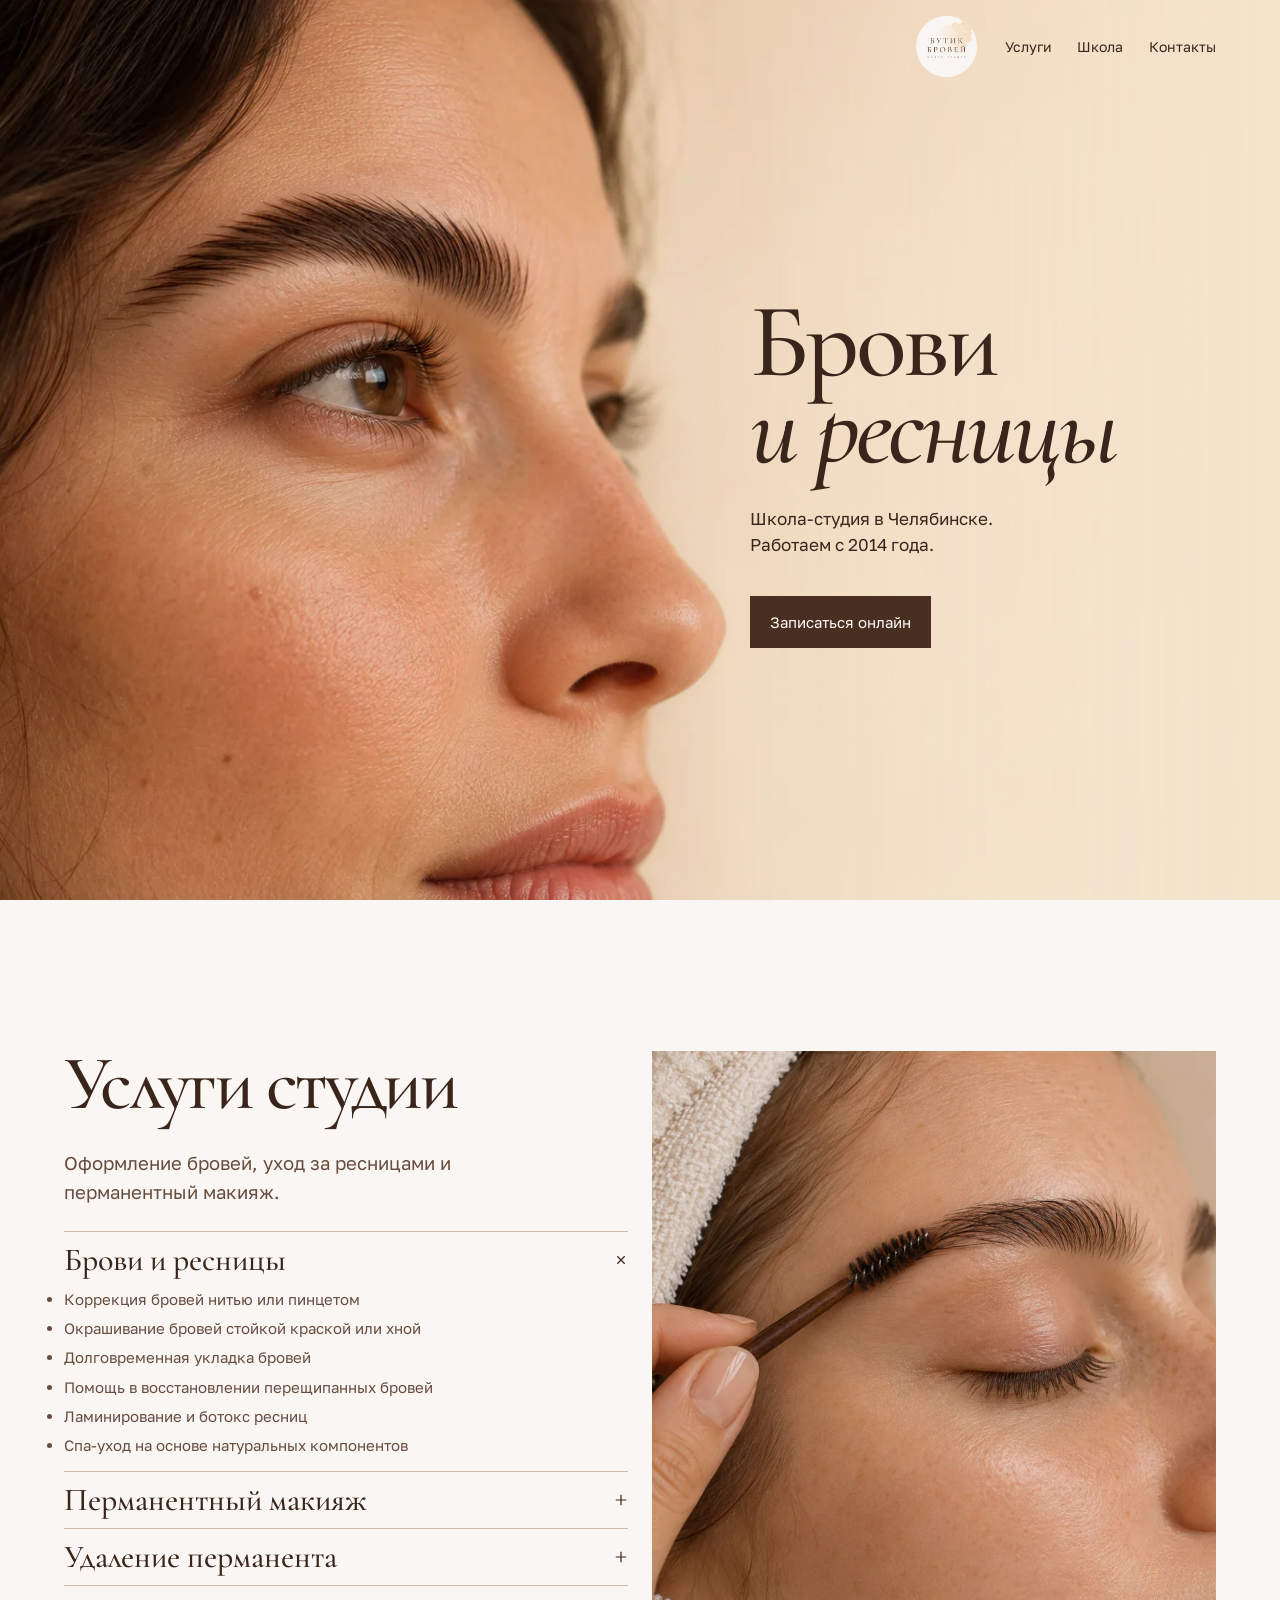
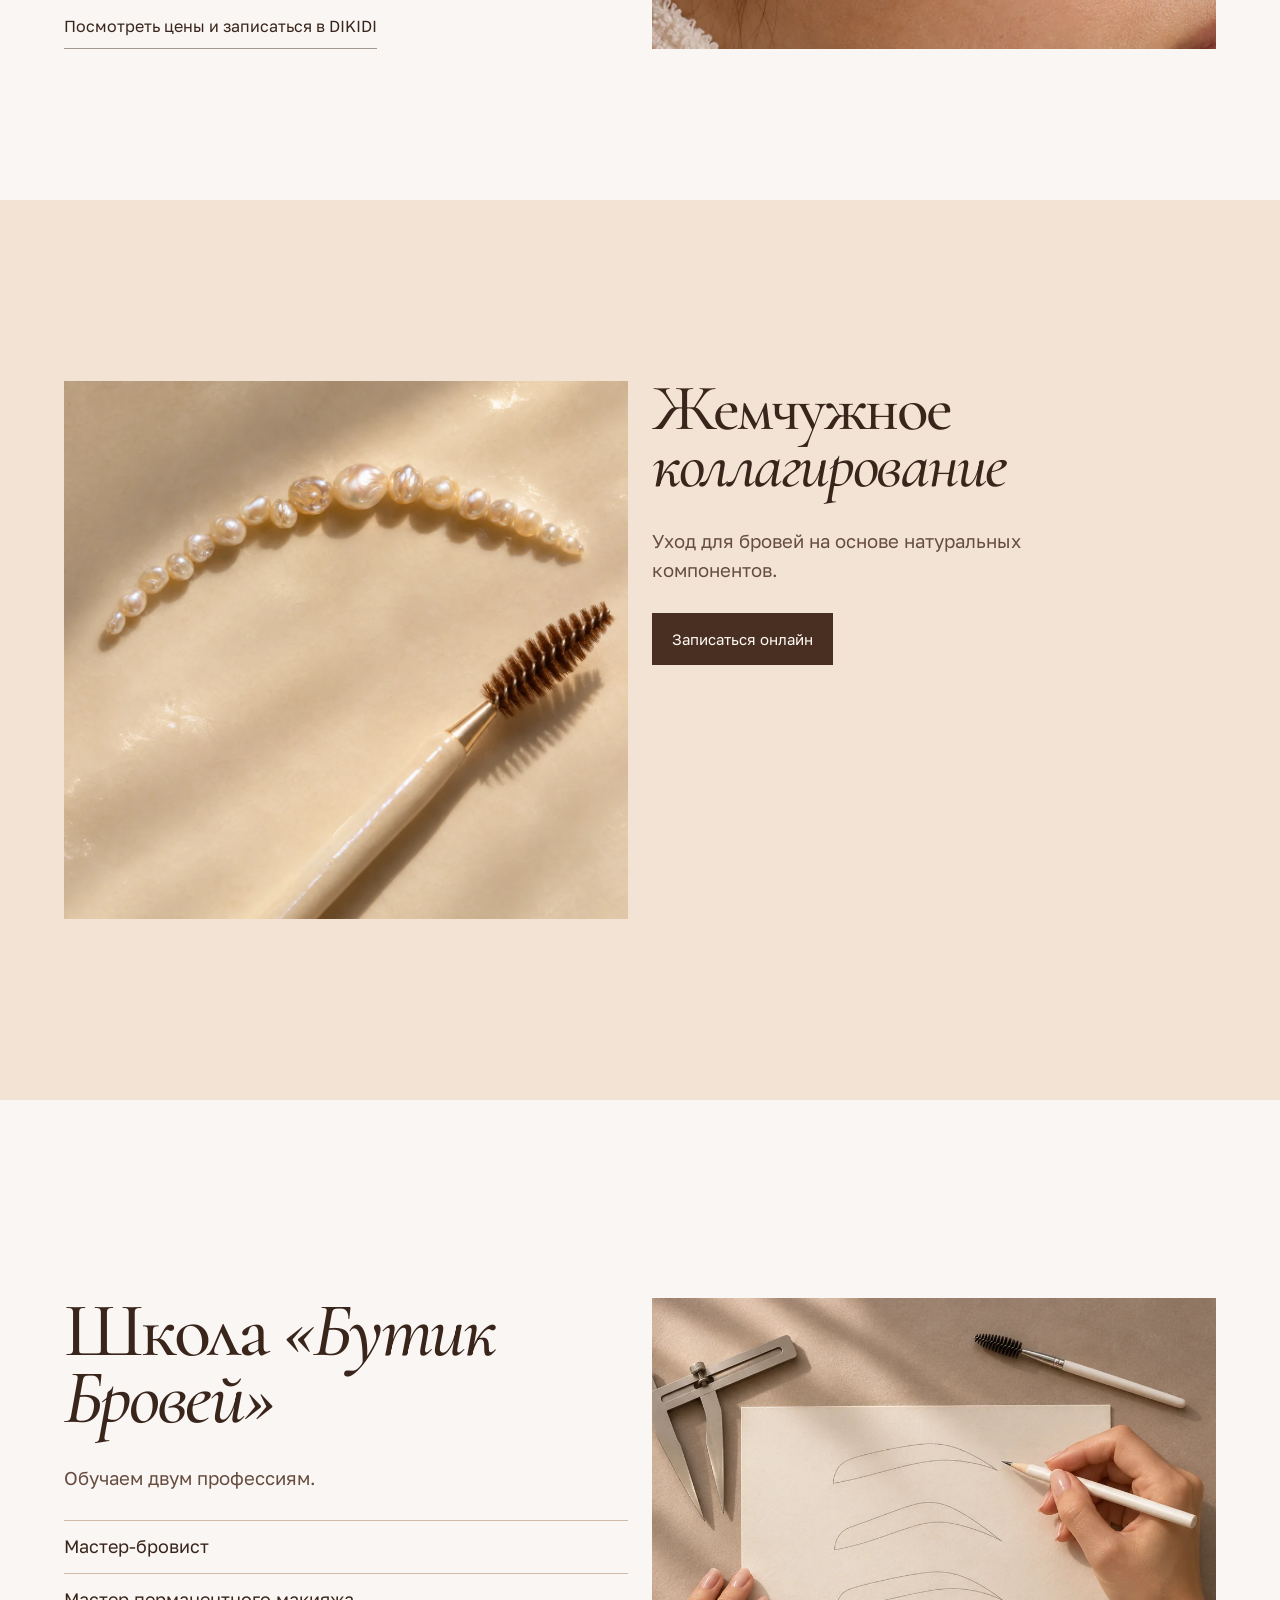
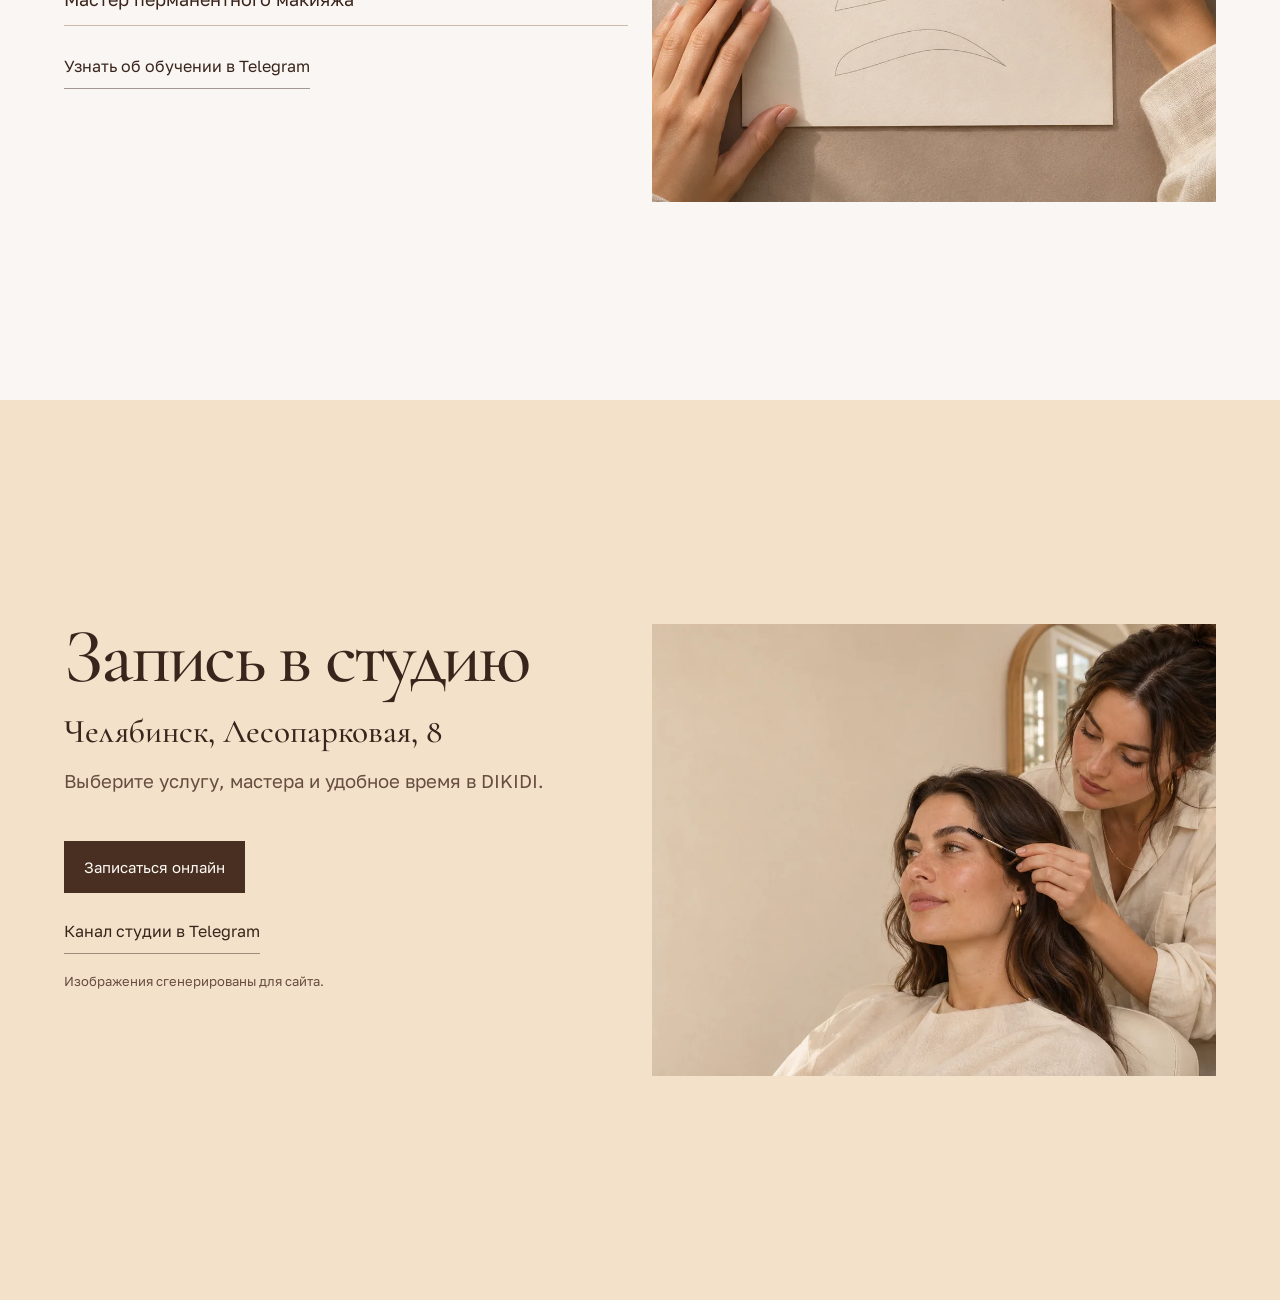
<file: index.html>
<!doctype html>
<html lang="ru" data-type="place" data-motion data-radius="sharp" data-buttons="solid">
<head>
<meta charset="utf-8">
<meta name="viewport" content="width=device-width, initial-scale=1">
<title>Бутик Бровей &#8211; Школа-студия в Челябинске</title>
<meta name="description" content="Школа-студия в Челябинске. Оформление бровей, уход за ресницами, перманентный макияж и обучение. Онлайн-запись в DIKIDI.">
<meta name="page-type" content="place">
<meta name="page-kind" content="place">
<meta name="site-kind" content="other">
<meta name="theme-color" content="#f3e1ca">
<meta property="og:type" content="website">
<meta property="og:title" content="Бутик Бровей">
<meta property="og:description" content="Школа-студия бровей и ресниц в Челябинске. Онлайн-запись в DIKIDI.">
<meta property="og:image" content="https://fedinartemii.github.io/BrowBoutique/assets/images/profile.webp">
<link rel="canonical" href="https://fedinartemii.github.io/BrowBoutique/">
<link rel="icon" href="./assets/images/logo.png">
<link rel="stylesheet" href="./assets/site.css?ver=1.0.1">
<link rel="stylesheet" href="./assets/motion/motion.css">
<script>document.documentElement.classList.add('m-enter');setTimeout(()=>document.documentElement.classList.add('m-enter-done'),700)</script>
<script type="module" src="./assets/site.js"></script>
</head>
<body class="home">
<header class="nav site-header">
    <a class="skip-link" href="#main">Перейти к содержанию</a>
    <div class="wrap site-header-inner">
                    <a class="studio-logo" href="./">
                <img src="./assets/images/logo.png" width="120" height="120" alt="Бутик Бровей">
            </a>
                <button class="menu-toggle" type="button" hidden aria-controls="studio-menu" aria-expanded="false">Меню<span aria-hidden="true"></span></button>
        <nav id="studio-menu" aria-label="Главное меню">
            <ul class="menu"><li><a href="#services">Услуги</a></li><li><a href="#school">Школа</a></li><li><a href="#contacts">Контакты</a></li></ul>        </nav>
    </div>
</header>
<main id="main" tabindex="-1">

<section data-enter="" id="home" class="wp-block-group hero is-layout-flow wp-block-group-is-layout-flow">

<figure class="wp-block-image size-full hero-photo"><img decoding="async" data-enter-media="" fetchpriority="high" loading="eager" src="./assets/images/profile.webp" alt="Бровь и ресницы крупным планом на портрете в профиль" /></figure>



<div class="wp-block-group wrap hero-wrap is-layout-flow wp-block-group-is-layout-flow">

<div class="wp-block-group hero-copy is-layout-flow wp-block-group-is-layout-flow">

<h1 data-enter-whole="" class="wp-block-heading">Брови<br><em>и ресницы</em></h1>



<p class="wp-block-paragraph">Школа-студия в Челябинске.<br>Работаем с 2014 года.</p>



<div class="wp-block-buttons is-layout-flex wp-block-buttons-is-layout-flex">

<div class="wp-block-button"><a class="wp-block-button__link wp-element-button" href="https://dikidi.app/26966?p=0.pi">Записаться онлайн</a></div>

</div>

</div>

</div>

</section>



<section id="services" class="wp-block-group panel services is-layout-flow wp-block-group-is-layout-flow">

<div class="wp-block-group wrap panel-grid is-layout-flow wp-block-group-is-layout-flow">

<div class="wp-block-group panel-copy is-layout-flow wp-block-group-is-layout-flow">

<h2 class="wp-block-heading">Услуги студии</h2>



<p class="panel-lead wp-block-paragraph">Оформление бровей, уход за ресницами и перманентный макияж.</p>



<details class="wp-block-details is-layout-flow wp-block-details-is-layout-flow" open><summary>Брови и ресницы</summary>

<ul class="wp-block-list">
<li>Коррекция бровей нитью или пинцетом</li>

<li>Окрашивание бровей стойкой краской или хной</li>

<li>Долговременная укладка бровей</li>

<li>Помощь в восстановлении перещипанных бровей</li>

<li>Ламинирование и ботокс ресниц</li>

<li>Спа-уход на основе натуральных компонентов</li>
</ul>

</details>



<details class="wp-block-details is-layout-flow wp-block-details-is-layout-flow"><summary>Перманентный макияж</summary>

<ul class="wp-block-list">
<li>Напыление бровей</li>

<li>Напыление губ</li>

<li>Межресничный контур</li>
</ul>

</details>



<details class="wp-block-details is-layout-flow wp-block-details-is-layout-flow"><summary>Удаление перманента</summary>

<ul class="wp-block-list">
<li>Удаление неудачного перманентного макияжа</li>
</ul>

</details>



<p class="inline-action wp-block-paragraph"><a href="https://dikidi.app/26966?p=0.pi">Посмотреть цены и записаться в DIKIDI</a></p>

</div>



<figure data-moment-opts="{&quot;look&quot;:&quot;film&quot;,&quot;duration&quot;:1250}" data-moment="picture-develops" class="wp-block-image size-full panel-photo develop-photo"><img decoding="async" src="./assets/images/services.webp" alt="Иллюстрация оформления брови щёточкой" /></figure>

</div>

</section>



<section id="pearl" class="wp-block-group panel pearl is-layout-flow wp-block-group-is-layout-flow">

<div class="wp-block-group wrap panel-grid is-layout-flow wp-block-group-is-layout-flow">

<div class="wp-block-group panel-copy is-layout-flow wp-block-group-is-layout-flow">

<h2 class="wp-block-heading">Жемчужное<br><em>коллагирование</em></h2>



<p class="panel-lead wp-block-paragraph">Уход для бровей на основе натуральных компонентов.</p>



<div class="wp-block-buttons is-layout-flex wp-block-buttons-is-layout-flex">

<div class="wp-block-button"><a class="wp-block-button__link wp-element-button" href="https://dikidi.app/26966?p=0.pi">Записаться онлайн</a></div>

</div>

</div>



<figure class="wp-block-image size-full panel-photo"><img decoding="async" src="./assets/images/pearl.webp" alt="Жемчужины выложены дугой рядом со щёточкой для бровей" /></figure>

</div>

</section>



<section id="school" class="wp-block-group panel school is-layout-flow wp-block-group-is-layout-flow">

<div class="wp-block-group wrap panel-grid is-layout-flow wp-block-group-is-layout-flow">

<div class="wp-block-group panel-copy is-layout-flow wp-block-group-is-layout-flow">

<h2 class="wp-block-heading">Школа <em>«Бутик Бровей»</em></h2>



<p class="panel-lead wp-block-paragraph">Обучаем двум профессиям.</p>



<ul class="wp-block-list">
<li>Мастер-бровист</li>

<li>Мастер перманентного макияжа</li>
</ul>



<p class="inline-action wp-block-paragraph"><a href="https://t.me/browtique_2">Узнать об обучении в Telegram</a></p>

</div>



<figure class="wp-block-image size-full panel-photo"><img decoding="async" src="./assets/images/school.webp" alt="Эскизы форм бровей и инструменты для разметки на учебном столе" /></figure>

</div>

</section>



<section id="contacts" class="wp-block-group panel contact-panel contacts is-layout-flow wp-block-group-is-layout-flow">

<div class="wp-block-group wrap panel-grid is-layout-flow wp-block-group-is-layout-flow">

<div class="wp-block-group panel-copy contact-wrap is-layout-flow wp-block-group-is-layout-flow">

<h2 class="wp-block-heading">Запись в студию</h2>



<p class="contact-address wp-block-paragraph">Челябинск, Лесопарковая, 8</p>



<p class="panel-lead wp-block-paragraph">Выберите услугу, мастера и удобное время в DIKIDI.</p>



<div class="wp-block-buttons is-layout-flex wp-block-buttons-is-layout-flex">

<div class="wp-block-button"><a class="wp-block-button__link wp-element-button" href="https://dikidi.app/26966?p=0.pi">Записаться онлайн</a></div>

</div>



<p class="inline-action wp-block-paragraph"><a href="https://t.me/browtique_2">Канал студии в Telegram</a></p>



<p class="image-credit wp-block-paragraph">Изображения сгенерированы для сайта.</p>

</div>



<figure class="wp-block-image size-full panel-photo"><img decoding="async" src="./assets/images/visit.webp" alt="Иллюстрация: мастер укладывает бровь клиентки щёточкой" /></figure>

</div>

</section>

</main>
</body>
</html>
</file>
<file: assets/site.css>
@import url("fonts.css");

:root {
  --paper:#faf6f3;
  --pearl:#f3e1ca;
  --ink:#39251b;
  --muted:#674d40;
  --rule:#cebaa9;
  --accent:#744631;
  --gutter:clamp(20px,5vw,78px);
  --display:"Cormorant Garamond",Georgia,serif;
  --sans:"Golos Text",Arial,sans-serif;
  --ease:cubic-bezier(.22,1,.36,1);
}
*,*::before,*::after { box-sizing:border-box; }
html { scroll-padding-top:1.25rem; }
body { margin:0; background:var(--paper); color:var(--ink); font:16px/1.55 var(--sans); }
body.admin-bar .site-header { top:32px; }
::selection { background:#e1c3a6; color:var(--ink); }
:focus-visible { outline:2px solid var(--accent); outline-offset:4px; }
a { color:inherit; text-underline-offset:4px; }
h1,h2,p,figure,.wp-block-image { margin:0; }
h1,h2 { font:500 clamp(46px,6vw,96px)/.87 var(--display); letter-spacing:-.035em; }
h1 em,h2 em { font-weight:500; }
img { max-width:100%; }
[hidden] { display:none !important; }
.wrap { width:min(100% - 2 * var(--gutter), 1280px); margin-inline:auto; }
.skip-link { position:fixed; z-index:20; top:12px; left:max(var(--gutter),calc((100% - 1280px) / 2)); padding:12px 16px; background:var(--paper); transform:translateY(calc(-100% - 18px)); }
.skip-link:focus { transform:none; }
.site-header { position:absolute; z-index:3; inset:0 0 auto; color:var(--ink); }
body:not(.home) .site-header { position:relative; background:var(--pearl); }
.site-header-inner { display:flex; justify-content:flex-end; align-items:center; gap:clamp(16px,2.2vw,34px); width:min(100% - 2 * var(--gutter),1280px); margin:auto; padding-block:16px; }
.studio-logo,.custom-logo-link { display:block; flex:none; border-radius:50%; }
.studio-logo img,.custom-logo-link img { display:block; border-radius:inherit; width:clamp(48px,4.75vw,68px); height:auto; }
.menu { list-style:none; display:flex; flex-wrap:wrap; align-items:center; gap:clamp(12px,2vw,32px); margin:0; padding:0; }
.menu a { display:flex; align-items:center; min-height:44px; text-decoration:none; font-size:14px; }
.menu a:hover,.menu a:focus-visible { text-decoration:underline; }
.menu-toggle { display:none; }
.hero { position:relative; isolation:isolate; display:grid; align-items:center; min-height:max(640px,100svh); overflow:hidden; background:#f5e3cc; }
.hero .hero-photo { position:absolute; z-index:0; inset:0; margin:0; width:100%; height:100%; mask-image:linear-gradient(90deg,#000 55%,transparent 99%); }
.hero .hero-photo img { display:block; width:100%; height:100%; object-fit:cover; object-position:41% center; }
.hero-wrap { position:relative; z-index:1; padding-block:110px 64px; display:grid; grid-template-columns:calc((100% + 24px) * 7 / 12) minmax(0,1fr); }
.hero-copy { grid-column:2; display:grid; justify-items:start; gap:clamp(22px,2.6vw,36px); }
.hero-copy h1 { font-size:clamp(59px,8.2vw,118px); line-height:.83; }
.hero-copy h1 em { white-space:nowrap; }
.hero-copy p { font-size:clamp(16px,1.34vw,20px); }
.wp-block-buttons { margin-top:4px; }
.wp-block-button__link {
  min-height:52px; display:inline-flex; align-items:center;
  background:#492f22; color:#fffaf5; border:0; border-radius:0;
  font:500 15px/1.2 var(--sans); padding:12px 20px; text-decoration:none;
  transition:background 150ms, transform 150ms var(--ease);
}
.wp-block-button__link:hover,.wp-block-button__link:focus-visible { background:#674331; }
@media(hover:hover) { .wp-block-button__link:hover { transform:translateY(-2px); } }
.wp-block-button__link:active { transform:translateY(1px); }
.panel { display:grid; align-items:center; min-height:100svh; padding-block:clamp(68px,8vw,126px); }
.panel-grid { display:grid; align-items:start; grid-template-columns:minmax(0,1fr) minmax(0,1fr); gap:24px; }
.panel-copy { min-width:0; }
.panel-copy h2 { margin-bottom:clamp(20px,2.5vw,38px); }
.panel-lead { max-width:38ch; font-size:clamp(17px,1.45vw,21px); color:var(--muted); }
.panel-copy .wp-block-buttons { margin-top:28px; }
.panel .panel-photo { overflow:hidden; align-self:stretch; margin:0; width:100%; min-height:430px; background:var(--pearl); }
.panel .panel-photo img { display:block; width:100%; height:100%; object-fit:cover; }
.services .panel-copy > .panel-lead { margin-bottom:24px; }
.services details { border-top:1px solid var(--rule); margin:0; }
.services details:last-of-type { border-bottom:1px solid var(--rule); }
.services summary { list-style:none; display:flex; gap:16px; align-items:center; justify-content:space-between; min-height:56px; padding-block:8px; cursor:pointer; font:500 clamp(23px,2.5vw,34px)/1 var(--display); }
.services summary::-webkit-details-marker { display:none; }
.services summary::after { content:""; flex:none; width:14px; height:14px; background:currentColor; mask:center / contain no-repeat url("plus.svg"); transition:transform 150ms var(--ease); }
.services details[open] summary::after { transform:rotate(45deg); }
.services summary:hover { color:var(--accent); }
.services details ul { display:grid; gap:6px; padding:0 0 14px; margin:0; list-style-position:outside; font-size:15px; color:var(--muted); }
.services details[open] ul { animation:detail-enter 180ms var(--ease) both; }
@keyframes detail-enter { from { opacity:.7; transform:translateY(-4px); } }
.inline-action { margin-top:19px; }
.inline-action a { display:inline-flex; align-items:center; min-height:44px; }
.inline-action a:hover { color:var(--accent); }
.pearl { background:#f2e3d5; }
.pearl .panel-grid { grid-template-columns:minmax(0,1fr) minmax(0,1fr); }
.pearl .panel-copy { grid-column:2; grid-row:1; }
.pearl .panel-photo { grid-column:1; grid-row:1; aspect-ratio:1.05; }
.pearl h2 { font-size:clamp(40px,5.1vw,76px); }
.school .panel-photo { aspect-ratio:1.12; }
.school .panel-copy > ul { padding:0; margin:27px 0 5px; list-style:none; border-top:1px solid var(--rule); }
.school .panel-copy > ul li { border-bottom:1px solid var(--rule); padding-block:12px; font-size:18px; }
.contact-panel { background:var(--pearl); }
.contact-wrap { display:grid; justify-items:start; gap:17px; }
.contact-wrap h2 { margin-bottom:6px; }
.contact-wrap .contact-address { font-size:clamp(23px,2.6vw,36px); font-family:var(--display); line-height:1.08; }
.contact-wrap .panel-lead { max-width:40ch; }
.contact-wrap .inline-action { margin-top:0; }
.contacts .panel-photo { aspect-ratio:1.25; }
.contacts .panel-photo img { object-position:100% 50%; }
.image-credit { font-size:13px; color:var(--muted); }
.site-footer { padding-block:19px; background:var(--pearl); border-top:1px solid var(--rule); }
.site-footer .wrap { display:flex; justify-content:space-between; gap:10px; align-items:center; }
.site-footer a { display:inline-flex; min-height:44px; align-items:center; }
.entry { padding-block:60px; }
@media (max-width:1060px) {
  .hero-copy h1 { font-size:clamp(54px,8.1vw,93px); }
  .hero-wrap { grid-template-columns:57% 43%; }
  .panel .panel-photo { min-height:360px; }
}
@media (max-width:760px) {
  body.admin-bar .site-header { top:0; }
  .site-header { background:#f5e3cc; }
  .site-header-inner { justify-content:space-between; gap:8px; padding-block:10px; }
  .studio-logo img,.custom-logo-link img { width:46px; }
  .menu { gap:10px; }
  .menu a { font-size:13px; }
  .menu-toggle:not([hidden]) {
    display:inline-flex; min-height:44px; align-items:center; gap:11px; padding:0 3px 0 12px;
    background:transparent; border:0; color:var(--ink); font:500 15px var(--sans); cursor:pointer;
  }
  .menu-toggle span { display:block; width:19px; height:10px; border-block:1px solid; transition:transform 150ms; }
  .menu-toggle[aria-expanded="true"] span { transform:rotate(90deg); }
  .menu-toggle:not([hidden]) + nav { position:absolute; inset:100% 0 auto; background:#f5e3cc; border-top:1px solid var(--rule); padding:8px var(--gutter) 16px; }
  .menu-toggle:not([hidden]) + nav .menu { display:grid; gap:0; }
  .menu-toggle:not([hidden]) + nav:not([hidden]) { animation:detail-enter 180ms var(--ease) both; }
  .hero { min-height:max(680px,100svh); align-items:end; }
  .hero .hero-photo { inset:66px 0 12%; width:100%; height:auto; mask-image:linear-gradient(#000 42%,#000b 63%,transparent 96%); }
  .hero .hero-photo img { object-position:19% 41%; }
  .hero-wrap { grid-template-columns:1fr; padding:0 0 max(42px,env(safe-area-inset-bottom)); }
  .hero-copy { grid-column:1; gap:16px; }
  .hero-copy h1 { font-size:clamp(53px,13vw,92px); }
  .hero-copy p { font-size:16px; }
  .panel { padding-block:62px; }
  .panel-grid,.pearl .panel-grid { grid-template-columns:1fr; gap:27px; }
  .panel .panel-photo,.pearl .panel-photo,.school .panel-photo { grid-column:auto; grid-row:auto; min-height:0; aspect-ratio:1.25; }
  .pearl .panel-copy { grid-column:auto; grid-row:auto; }
  .pearl h2 { font-size:clamp(39px,10.3vw,68px); }
  .contact-wrap { gap:14px; }
  .site-footer .wrap { font-size:13px; }
}
@media (prefers-reduced-motion:reduce) {
  *,*::before,*::after { animation:none !important; transition:none !important; }
  .wp-block-button__link:hover,.wp-block-button__link:active { transform:none; }
}
</file>
<file: assets/motion/motion.css>
/*
  taste-skill motion.css - the micro-interactions a company site has (figma.com, x.ai): one small
  opt-in layer over system.css and ui/cards.css. Link it after them (data-motion on <html> is optional);
  load motion.js once (it adds the tab indicator, the number tick and the card loops).
  The layer is ON as soon as this file is linked: no attribute is needed (a hover shot of a linked card or photo
  shows the 2px lift and the 1.03 zoom). <html data-motion="off"> switches the whole layer off; data-motion="live"
  is the number tick in a headless shot (motion.js).
  references/motion.md says what moves and how fast. Everything here answers the pointer, the
  keyboard or a number coming into view once, plus the hero's one entrance on load (the end of this
  file); nothing moves because the page scrolled (that is a dealt moment's job, assets/moments).

  Hover moves sit under (hover: hover) and (pointer: fine): a phone never keeps a stuck hover.
  Hover out runs 120ms against 150ms in (motion.md, tokens).
  Under prefers-reduced-motion colours still change and a press still shows; nothing moves or scales.
*/

:root {
  --m-in: 150ms;                              /* hover in: buttons, links, nav, tabs */
  --m-out: 120ms;                             /* hover out */
  --m-press: 90ms;                            /* a press */
  --m-panel: 200ms;                           /* a menu or sheet opening */
  --m-close: 120ms;                           /* a menu closing */
  --m-slide: 240ms;                           /* an indicator travelling between two tabs or links */
  --m-image: 600ms;                           /* a photograph scaling inside its mask */
  --m-image-out: 400ms;                       /* ...and settling back */
  --m-ease: var(--ease, cubic-bezier(.2, .8, .2, 1)); /* the one UI ease-out (system.css --ease): fast start, soft landing */
  --m-ease-io: cubic-bezier(.65, 0, .35, 1);  /* the indicator: leaves and lands softly */
  --m-ease-enter: cubic-bezier(.22, 1, .36, 1); /* an entrance settling: long soft tail, never past its mark */
  --m-cycle: 3.2s;                            /* one cycle of a card's loop (2.5-4 s) */
  --m-lift: -2px;
}

/* ---------------------------------------------------------------- buttons */
html:not([data-motion="off"]) .btn {
  position: relative;
  transition: background-color var(--m-out) var(--m-ease), color var(--m-out) var(--m-ease),
              border-color var(--m-out) var(--m-ease), box-shadow var(--m-out) var(--m-ease),
              transform var(--m-press) var(--m-ease);
}
/* the tone moves toward the ground: a black button greys a little on white, a white one on black */
html:not([data-motion="off"]) .btn--primary:hover { background: color-mix(in oklab, var(--action) 84%, var(--bg)); }
html:not([data-motion="off"]) .btn--secondary:hover {
  background: color-mix(in oklab, var(--bg) 92%, var(--ink));
  border-color: color-mix(in oklab, var(--ink) 32%, transparent);
}
html:not([data-motion="off"]) .btn:hover { transition-duration: var(--m-in), var(--m-in), var(--m-in), var(--m-in), var(--m-press); }
html:not([data-motion="off"]) .btn:active { transform: translateY(1px) scale(.985); }
/* the step: a button rises 1px on hover (2px on the large size) and presses 1px down with a 1.5% shrink on
   click; pointer only. The text-link secondary (arrow and block looks) keeps its underline and does not step.
   Reduced motion keeps the colour change only (see the end of this file). */
@media (hover: hover) and (pointer: fine) {
  html:not([data-motion="off"]) .btn:hover { transform: translateY(-1px); }
  html:not([data-motion="off"]) .btn--xl:hover { transform: translateY(-2px); }
  html:not([data-motion="off"]):is([data-buttons="arrow"], [data-buttons="block"]) .btn--secondary:hover { transform: none; }
  html:not([data-motion="off"]) .btn:active { transform: translateY(1px) scale(.985); }
  html:not([data-motion="off"]):is([data-buttons="arrow"], [data-buttons="block"]) .btn--secondary:active { transform: scale(.985); }
}

/* the arrow: the text arrow (.btn--arrow, .link) nudges 3px; the drawn arrow (.m-arrow) grows its
   stem and moves its head 3px, the way a good product site's "Learn more" does. The pointer's move
   only for a fine pointer; keyboard focus shows it anywhere */
html:not([data-motion="off"]) :is(.btn--arrow, .link)::after { transition: transform var(--m-out) var(--m-ease); }
html:not([data-motion="off"]) :is(.btn--arrow, .link):focus-visible::after { transform: translateX(3px); transition-duration: var(--m-in); }
.m-arrow { width: 12px; height: 12px; flex: none; overflow: visible; fill: none; stroke: currentColor; stroke-width: 1.6;
           stroke-linecap: round; stroke-linejoin: round; }
.m-arrow__stem { opacity: 0; transform: scaleX(.2); transform-origin: 1px 50%; transform-box: fill-box;
                 transition: opacity var(--m-out) var(--m-ease), transform var(--m-out) var(--m-ease); }
.m-arrow__head { transition: transform var(--m-out) var(--m-ease); }
:is(a, button):focus-visible > .m-arrow .m-arrow__stem { opacity: 1; transform: none; transition-duration: var(--m-in); }
:is(a, button):focus-visible > .m-arrow .m-arrow__head { transform: translateX(3px); transition-duration: var(--m-in); }
@media (hover: hover) and (pointer: fine) {
  html:not([data-motion="off"]) :is(.btn--arrow, .link):hover::after { transform: translateX(3px); transition-duration: var(--m-in); }
  :is(a, button):hover > .m-arrow .m-arrow__stem { opacity: 1; transform: none; transition-duration: var(--m-in); }
  :is(a, button):hover > .m-arrow .m-arrow__head { transform: translateX(3px); transition-duration: var(--m-in); }
}

/* a pill that is a link (the line above a hero headline) */
html:not([data-motion="off"]) a.pill { transition: background-color var(--m-out) var(--m-ease), border-color var(--m-out) var(--m-ease); }
html:not([data-motion="off"]) a.pill:hover { background: color-mix(in oklab, var(--card) 90%, var(--ink)); border-color: var(--line-strong); transition-duration: var(--m-in); }

/* ---------------------------------------------------------------- links: an underline that draws */
/* .link and links in running text: a rest line, and the ink line draws left to right on hover and
   leaves to the right. A link in a sentence rests on its own colour at 45% (about 3.3:1 on its
   ground), so it reads as a link even when it is the same colour as the text (WCAG 1.4.1); .link
   and .m-link carry an arrow or sit alone and rest on the faint hairline */
html:not([data-motion="off"]) :is(.link, .m-link, p a:not([class]), .footer ul a, .footer .link) {
  text-decoration: none;
  background-image: linear-gradient(currentColor, currentColor), linear-gradient(var(--m-rest, var(--line-strong)), var(--m-rest, var(--line-strong)));
  background-repeat: no-repeat; background-size: 0% 1px, 100% 1px;
  background-position: right 0 bottom 0, 0 100%;
  transition: background-size var(--m-out) var(--m-ease), color var(--m-out) var(--m-ease);
  padding-bottom: 2px;
}
/* set on its own rule: the shared rule above is (0,3,1) through :is(.footer .link) and would win */
html:not([data-motion="off"]) p a:not([class]) { --m-rest: color-mix(in oklab, currentColor 45%, transparent); }
html:not([data-motion="off"]) :is(.footer ul a, .m-link--bare):not(:hover, :focus-visible) { background-size: 0% 1px, 0% 1px; }
html:not([data-motion="off"]) :is(.link, .m-link, p a:not([class]), .footer ul a, .footer .link):is(:hover, :focus-visible) {
  background-size: 100% 1px, 100% 1px; background-position: left 0 bottom 0, 0 100%; transition-duration: var(--m-in);
}
/* the link's arrow is not underlined: the line runs under the words only */
html:not([data-motion="off"]) .link { background-size: 0% 1px, calc(100% - 1em - var(--s-2)) 1px; }
html:not([data-motion="off"]) .link:is(:hover, :focus-visible) { background-size: calc(100% - 1em - var(--s-2)) 1px, calc(100% - 1em - var(--s-2)) 1px; }
html:not([data-motion="off"]) .link, html:not([data-motion="off"]) .link:is(:hover, :focus-visible) { background-position: 0 100%, 0 100%; }
html:not([data-motion="off"]) .footer ul a:hover { color: var(--ink); }

/* ---------------------------------------------------------------- navigation */
/* the nav words take no pill (ST-08, ST-11): system.css draws the underline under a word from the left on hover and focus, and
   takes it away to the right; the page you are on keeps its still bar (system.css draws it, at the same inset) */
@media (min-width: 1024px) {
  /* the full-width panel: fades and settles 6px in 200ms with its columns together (one surface, read
     as one); it closes in 120ms. While one menu is open, the next word swaps the panel at once
     (motion.js .m-menu-open) */
  html:not([data-motion="off"]) .nav__menu {
    transform: translateY(-6px);
    transition: opacity var(--m-close) var(--m-ease), transform var(--m-close) var(--m-ease), visibility 0s linear var(--m-close);
  }
  html:not([data-motion="off"]) .nav__item:is(:hover, :focus-within) > .nav__menu {
    transition: opacity var(--m-panel) var(--m-ease) 150ms, transform var(--m-panel) var(--m-ease) 150ms, visibility 0s linear 150ms;
  }
  /* .m-menu-open comes on when the first panel starts to show (150ms): from then the next word swaps
     the panel at once. Duration and delay go to 0, the properties stay listed, so the panel that is
     still fading in finishes its own 200ms instead of snapping */
  html:not([data-motion="off"]) .nav.m-menu-open .nav__menu,
  html:not([data-motion="off"]) .nav.m-menu-open .nav__item:is(:hover, :focus-within) > .nav__menu { transition-duration: 0s; transition-delay: 0s; }
  html:not([data-motion="off"]) .menu-col a { transition: color var(--m-out) var(--m-ease); }
  html:not([data-motion="off"]) .menu-col a:hover { transition-duration: var(--m-in); }
  html:not([data-motion="off"]) .menu-card .panel { transition: border-color var(--m-out) var(--m-ease); }
}
/* the phone sheet slides in 8px and fades (system.js opens it) */
@media (max-width: 1023px) {
  html:not([data-motion="off"]) .nav.is-open .nav__links { transition: opacity var(--m-panel) var(--m-ease), transform var(--m-panel) var(--m-ease); }
  @starting-style { html:not([data-motion="off"]) .nav.is-open .nav__links { opacity: 0; transform: translateY(-8px); } }
}

/* ---------------------------------------------------------------- tabs: the indicator slides */
html:not([data-motion="off"]) .tabs.m-has-ind { position: relative; isolation: isolate; }
html:not([data-motion="off"]) .tabs.m-has-ind .tab { position: relative; z-index: 1; }
html:not([data-motion="off"]) .tabs.m-has-ind .tab[aria-selected="true"] { background: transparent; border-color: transparent; }
/* the pill takes its new size at once and travels by transform alone (motion.js: it starts scaled to
   the old tab's size at the old place and settles to scale 1 at the new one), so nothing is laid out
   again while it moves and its corners are true at rest */
.m-tab-ind {
  position: absolute; left: 0; top: 0; z-index: 0; width: var(--w, 0px); height: var(--h, 0px);
  border-radius: var(--r-btn); background: var(--ink); pointer-events: none;
  transform: translate(var(--x, 0px), var(--y, 0px)) scale(var(--sx, 1), var(--sy, 1)); transform-origin: 0 0;
  transition: transform var(--m-slide) var(--m-ease-io);
}
.m-tab-ind.is-jump { transition: none; }
html:not([data-motion="off"]) .tab { transition: color var(--m-slide) var(--m-ease), border-color var(--m-out) var(--m-ease), background-color var(--m-out) var(--m-ease); }

/* ---------------------------------------------------------------- focus */
/* the ring (system.css) is drawn in full in the frame the focus lands; no transition */

/* ---------------------------------------------------------------- cards: a 2px lift */
/* the card rises 2px, its border and shadow deepen; a card without its own box (.card--open) lifts
   its panel. Never tilts, flips or follows the pointer */
html:not([data-motion="off"]) .card:not(.card--open, .card--plan) {
  transition: transform var(--m-out) var(--m-ease), border-color var(--m-out) var(--m-ease), box-shadow var(--m-out) var(--m-ease);
}
html:not([data-motion="off"]) .card--open > .panel { transition: transform var(--m-out) var(--m-ease), box-shadow var(--m-out) var(--m-ease); }
@media (hover: hover) and (pointer: fine) {
  html:not([data-motion="off"]) .card:not(.card--open, .card--plan, .m-nolift):hover {
    transform: translateY(var(--m-lift));
    border-color: color-mix(in oklab, var(--ink) 16%, transparent);
    /* the shadow is deeper on a dark card (its lightness l): about .2 on white, .64 on near-black */
    box-shadow: inset 0 1px 0 var(--c-hi, transparent), 0 1px 2px rgb(0 0 0 / .06),
                0 14px 32px -18px oklch(from var(--card, #fff) 0 0 0 / calc(0.75 - l * 0.55));
    transition-duration: 180ms;
  }
  html:not([data-motion="off"]) .card--open:not(.m-nolift):hover > .panel {
    transform: translateY(var(--m-lift)); box-shadow: 0 14px 32px -18px oklch(from var(--bg, #fff) 0 0 0 / calc(0.75 - l * 0.55)); transition-duration: 180ms;
  }
}

/* ---------------------------------------------------------------- photographs: 1.03 inside the mask */
/* a photograph in a link or a linked card grows 3% inside its own mask (the frame, the tile, a .m-zoom wrapper);
   the mask clips it, so the box never moves. .m-zoom is the hook for any other photograph: wrap it. */
.m-zoom { overflow: clip; }
html:not([data-motion="off"]) :is(.frame__img, .tile__media > img, .m-zoom img, .m-zoom > video) {
  transition: transform var(--m-image-out) var(--m-ease);
}
@media (hover: hover) and (pointer: fine) {
  html:not([data-motion="off"]) :is(a, .card:has(a), .m-zoom):hover :is(.frame__img, .tile__media > img),
  html:not([data-motion="off"]) .m-zoom:hover :is(img, video) { transform: scale(1.03); transition-duration: var(--m-image); }
}

/* ---------------------------------------------------------------- inputs, switches, checks */
html:not([data-motion="off"]) .field :is(input, select, textarea), .m-input {
  transition: border-color var(--m-out) var(--m-ease), box-shadow var(--m-out) var(--m-ease), background-color var(--m-out) var(--m-ease);
}
html:not([data-motion="off"]) .field :is(input, select, textarea):hover, .m-input:hover { border-color: color-mix(in oklab, var(--ink) 48%, transparent); }
html:not([data-motion="off"]) .field :is(input, select, textarea):focus, .m-input:focus {
  /* the field's own ring in place of the outline: a 2px line in --action (3:1 on the ground) and a soft halo,
     there at once like every focus ring (the hover's fade does not apply to focus) */
  outline: none; border-color: var(--action);
  box-shadow: 0 0 0 1px var(--action), 0 0 0 4px color-mix(in oklab, var(--action) 20%, transparent); transition-duration: 0s;
}
/* a switch: <button class="m-switch" role="switch" aria-checked="false" aria-label="..."></button>
   (motion.js flips aria-checked on click unless the page handles it). The knob slides in 180ms and
   stretches 4px while pressed, both by transform (a scaleX from its left edge; on, the 12px shift
   keeps its right edge where it rests). The off track is ink at 48% (3.3:1 or more against the knob
   and the ground, the 3:1 a control needs) */
.m-switch {
  position: relative; flex: none; width: 40px; height: 24px; padding: 0; border: 0; border-radius: 999px; cursor: pointer;
  background: color-mix(in oklab, var(--ink) 48%, var(--bg));
  transition: background-color 180ms var(--m-ease);
}
.m-switch::before {
  content: ""; position: absolute; left: 3px; top: 3px; width: 18px; height: 18px; border-radius: 999px;
  background: var(--bg); box-shadow: 0 1px 3px rgb(0 0 0 / .25);
  transform-origin: 0 50%; transition: transform 180ms var(--m-ease);
}
.m-switch[aria-checked="true"] { background: var(--action); }
.m-switch[aria-checked="true"]::before { transform: translateX(16px); background: var(--action-ink); }
.m-switch:active::before { transform: scaleX(1.22); transition-duration: var(--m-press); }
.m-switch[aria-checked="true"]:active::before { transform: translateX(12px) scaleX(1.22); }
.m-switch:hover:not([aria-checked="true"]) { background: color-mix(in oklab, var(--ink) 58%, var(--bg)); }
/* a check box: <input type="checkbox" class="m-check">, the tick fades in as it grows from 70% to full size, 160ms */
.m-check {
  appearance: none; -webkit-appearance: none; flex: none; margin: 0; width: 20px; height: 20px; border-radius: 6px; cursor: pointer;
  border: 1px solid color-mix(in oklab, var(--ink) 48%, var(--bg)); background: var(--bg) no-repeat center / 14px 14px;
  display: inline-grid; place-items: center;
  transition: background-color var(--m-in) var(--m-ease), border-color var(--m-in) var(--m-ease);
}
.m-check::before {
  content: ""; width: 10px; height: 6px; margin-top: -2px; border: solid var(--action-ink); border-width: 0 0 2px 2px;
  opacity: 0; transform: rotate(-45deg) scale(.7); transform-origin: 50% 50%;
  transition: transform 160ms var(--m-ease), opacity 100ms var(--m-ease);
}
.m-check:hover:not(:checked) { border-color: color-mix(in oklab, var(--ink) 64%, var(--bg)); }
.m-check:checked { background-color: var(--action); border-color: var(--action); }
.m-check:checked::before { opacity: 1; transform: rotate(-45deg) scale(1); }

/* ---------------------------------------------------------------- FAQ
   Every answer stays open (ST-47, system.css): nothing here opens, closes or animates its height. */

/* ---------------------------------------------------------------- numbers that tick once */
[data-m-count] { font-variant-numeric: tabular-nums; }

/* ---------------------------------------------------------------- loops inside a card's panel */
/* a CSS loop the page writes inside [data-m-loop] runs one cycle in --m-cycle (2.5-4 s) and repeats
   while on screen; motion.js pauses it off screen and restarts it on hover (motion.md) */
[data-m-loop] { --m-cycle: 3.2s; --m-still: 0.6; --m-safe: 48px; }
/* the pause button (a 32px disc 12px in from the bottom-right corner) gets a clear band: content in
   the flow ends --m-safe (48px) above the bottom edge, and a fading stage dissolves above that band,
   never under the button. Size the panel so the loop's subject sits above the fade */
[data-m-loop]:not(:has(> .stage)) { padding-bottom: var(--m-safe); }
[data-m-loop] > .stage:is(.stage--fade-b, .stage--fade-br) { bottom: var(--m-safe); }
/* on a phone (as ui.js does) and under reduced motion a loop holds its finished picture: the frame at
   --m-still (0-1) of the cycle, set on the loop where the picture is complete */
@media (max-width: 639px) {
  [data-m-loop] * { animation-duration: var(--m-cycle) !important; animation-delay: calc(-1 * var(--m-still) * var(--m-cycle)) !important;
                    animation-play-state: paused !important; }
}
[data-m-loop].is-m-off *, [data-m-loop].is-m-paused * { animation-play-state: paused !important; }

/* ---------------------------------------------------------------- the hero's entrance */
/* Once on load the hero enters (motion.js enter(), motion.md): the h1 line by line out of word masks,
   then its lead, each button and its facts 60ms apart, the picture settling; about 1.1 s.
   Markup: data-enter on the hero <section> and the one head line that sets html.m-enter before the
   first paint (with its 700ms safety mark, m-enter-done). Only the words wait, and only in that window
   until motion.js takes over (.is-entering): no script, reduced motion, print and data-motion="off"
   show the hero as written; a script later than the mark finds the words fading in here.
   The pictures (a photograph, a window, the collage) are never hidden, so nothing blinks or flashes
   the hero's ground: a photograph waits at 1.05 and a window or collage at .98, by the scale property
   (it composes with any transform of their own), and they settle by transition as soon as the
   entrance starts or the mark passes. */
@media screen and (prefers-reduced-motion: no-preference) {
  html.m-enter:not(.m-enter-done, [data-motion="off"]) .hero[data-enter]:not([data-enter="off"], .is-entering, .is-entered)
    :is(h1, h1 ~ *, :has(> h1) ~ *, :has(~ h1)):not([data-enter-media], .hero__bg, .hero__media, .hero__stage, .hero__art, .hero__window, .hero-visual, .ly-collage,
         :has([data-enter-media], .hero__bg, .hero__media, .hero__stage, .hero__art, .hero__window, .hero-visual, .ly-collage)) { opacity: 0; }
  /* the mark passed before motion.js arrived: the words fade in instead of appearing at once */
  html.m-enter.m-enter-done:not([data-motion="off"]) .hero[data-enter]:not([data-enter="off"], .is-entering, .is-entered)
    :is(h1, h1 ~ *, :has(> h1) ~ *, :has(~ h1)) { transition: opacity 400ms var(--m-ease); }
  /* the settle: a photograph from 1.05 inside its frame (the hero clips one of its own), anything else from .98 */
  html.m-enter:not([data-motion="off"]) .hero[data-enter]:not([data-enter="off"], .is-still)
    :is(:is([data-enter-media], .hero__bg, .hero__media, .hero__stage, .hero__art, .hero__window, .hero-visual, .ly-collage):is(img, picture, video),
        :is([data-enter-media], .hero__bg, .hero__media, .hero__stage, .hero__art, .hero__window, .hero-visual, .ly-collage) > :is(img, picture, video, .frame__img)) {
    transition: scale 1100ms var(--m-ease-enter), clip-path 1100ms var(--m-ease-enter);
  }
  /* the clip's resting value, kept below the waiting rule's weight so that one wins while it applies */
  .hero[data-enter] :is([data-enter-media], .hero__bg, .hero__media, .hero__stage, .hero__art, .hero__window, .hero-visual, .ly-collage):is(img, picture, video) { clip-path: inset(0); }
  html.m-enter:not([data-motion="off"]) .hero[data-enter]:not([data-enter="off"], .is-still)
    :is([data-enter-media], .hero__bg, .hero__media, .hero__stage, .hero__art, .hero__window, .hero-visual, .ly-collage):not(img, picture, video, :has(> :is(img, picture, video, .frame__img))) {
    transition: scale 900ms var(--m-ease-enter);
  }
  html.m-enter:not(.m-enter-done, [data-motion="off"]) .hero[data-enter]:not([data-enter="off"], .is-entering, .is-entered)
    :is(:is([data-enter-media], .hero__bg, .hero__media, .hero__stage, .hero__art, .hero__window, .hero-visual, .ly-collage):is(img, picture, video),
        :is([data-enter-media], .hero__bg, .hero__media, .hero__stage, .hero__art, .hero__window, .hero-visual, .ly-collage) > :is(img, picture, video, .frame__img)) { scale: 1.05; }
  html.m-enter:not(.m-enter-done, [data-motion="off"]) .hero[data-enter]:not([data-enter="off"], .is-entering, .is-entered)
    :is([data-enter-media], .hero__bg, .hero__media, .hero__stage, .hero__art, .hero__window, .hero-visual, .ly-collage):is(img, picture, video) { clip-path: inset(2.381%); }   /* a picture that is itself the media (a band under the header, a full-bleed layer) has no frame: its own clip keeps it inside its box while larger, (1 - 1/1.05) / 2 */
  html.m-enter:not(.m-enter-done, [data-motion="off"]) .hero[data-enter]:not([data-enter="off"], .is-entering, .is-entered)
    :is([data-enter-media], .hero__bg, .hero__media, .hero__stage, .hero__art, .hero__window, .hero-visual, .ly-collage):not(img, picture, video, :has(> :is(img, picture, video, .frame__img))) { scale: .98; }
  html.m-enter:not([data-motion="off"]) .hero[data-enter]:not([data-enter="off"], .is-entered) { overflow: clip; }
}
/* while it runs: each word of the h1 in its own mask (the masks go when the h1 gets its own nodes back) */
.hero[data-enter] .m-w { display: inline-block; overflow: clip; vertical-align: top; padding-bottom: .12em; margin-bottom: -.12em; }
.hero[data-enter] .m-w__in { display: inline-block; }

/* ---------------------------------------------------------------- reduced motion */
@media (prefers-reduced-motion: reduce) {
  html:not([data-motion="off"]) .card:hover, html:not([data-motion="off"]) .card--open:hover > .panel,
  html:not([data-motion="off"]) :is(a, .card:has(a), .m-zoom):hover :is(.frame__img, .tile__media > img, img, video),
  html:not([data-motion="off"]) .btn:is(:hover, :active), html:not([data-motion="off"]) :is(.btn--arrow, .link):hover::after,
  :is(a, button):hover > .m-arrow :is(.m-arrow__head, .m-arrow__stem) { transform: none !important; }
  .m-arrow__stem { opacity: 1; transform: none; }
  html:not([data-motion="off"]) .nav__menu { transform: none !important; }
  /* the controls keep their state and their colour change, without travel: the tab pill and the switch
     knob jump, the tick fades in at full size, the underline is drawn at once */
  .m-tab-ind { transition: none; }
  .m-switch::before { transition-property: background-color; }
  .m-switch:active::before { transform: none; }
  .m-switch[aria-checked="true"]::before, .m-switch[aria-checked="true"]:active::before { transform: translateX(16px); }
  .m-check::before { transform: rotate(-45deg) scale(1); transition-property: opacity; }
  html:not([data-motion="off"]) :is(.link, .m-link, p a:not([class]), .footer ul a, .footer .link) { transition-property: color, opacity, background-color, border-color; }
  /* a press still shows, as a deeper tone instead of a move */
  html:not([data-motion="off"]) .btn--primary:active { background: color-mix(in oklab, var(--action) 74%, var(--bg)); }
  html:not([data-motion="off"]) .btn--secondary:active { background: color-mix(in oklab, var(--bg) 86%, var(--ink)); }
  [data-m-loop] * { animation-duration: var(--m-cycle) !important; animation-iteration-count: infinite !important;
                    animation-delay: calc(-1 * var(--m-still) * var(--m-cycle)) !important; animation-play-state: paused !important; }
}
</file>
